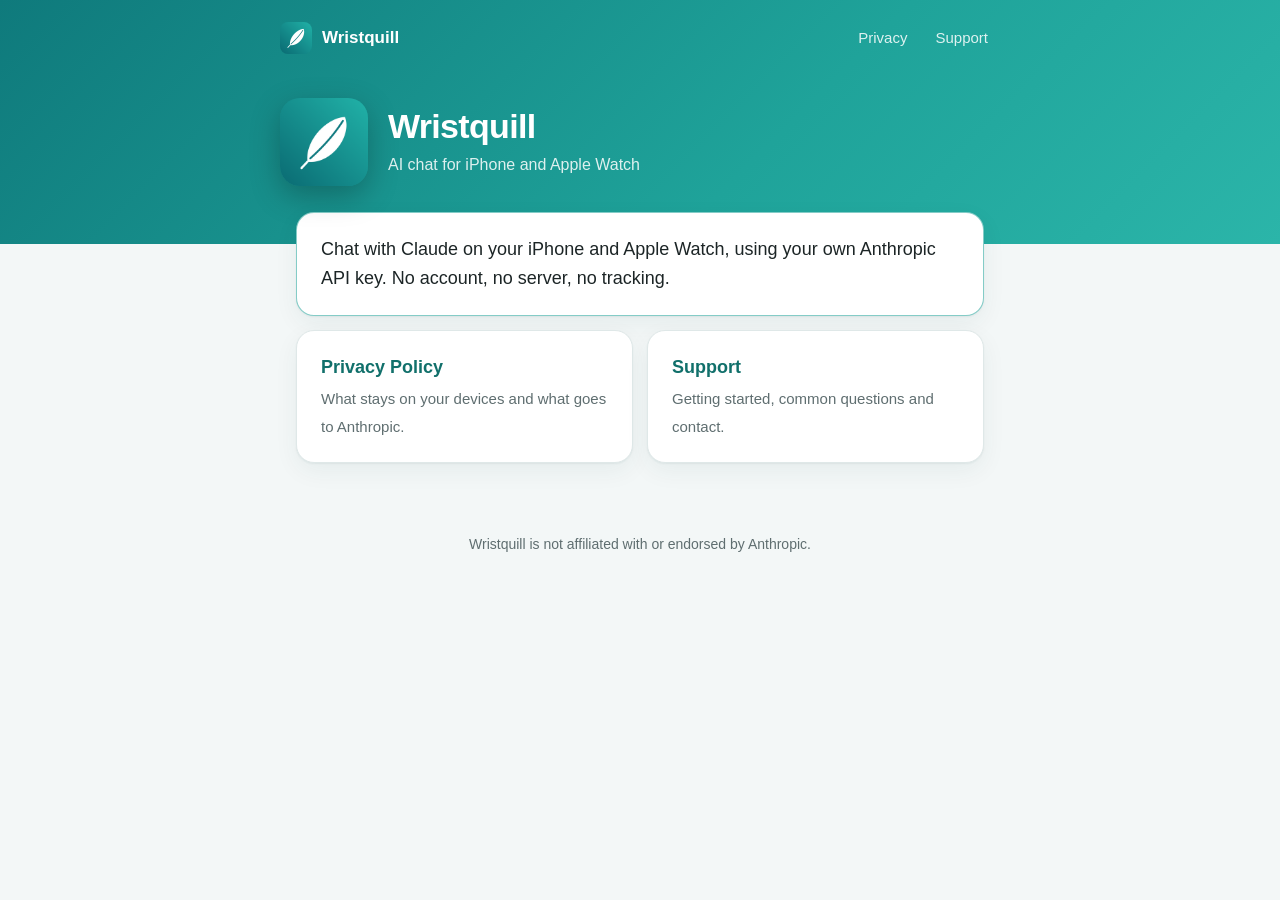
<file: index.html>
<!doctype html>
<html lang="en">
<head>
<meta charset="utf-8">
<meta name="viewport" content="width=device-width, initial-scale=1">
<meta name="color-scheme" content="light dark">
<title>Wristquill</title>
<link rel="icon" type="image/png" href="icon.png">
<link rel="apple-touch-icon" href="apple-touch-icon.png">
<link rel="stylesheet" href="style.css?v=2">
</head>
<body>
<header class="hero">
  <div class="bar">
    <a class="brand" href="index.html"><img src="icon.png" alt=""><span>Wristquill</span></a>
    <nav><a href="privacy.html">Privacy</a><a href="support.html">Support</a></nav>
  </div>
  <div class="hero-body">
    <img src="icon.png" alt="Wristquill app icon">
    <div><h1>Wristquill</h1><p>AI chat for iPhone and Apple Watch</p></div>
  </div>
</header>
<main>
<section class="card lead"><p>Chat with Claude on your iPhone and Apple Watch, using your own Anthropic API key. No account, no server, no tracking.</p></section>
<div class="links">
  <a class="card" href="privacy.html"><strong>Privacy Policy</strong><span class="muted">What stays on your devices and what goes to Anthropic.</span></a>
  <a class="card" href="support.html"><strong>Support</strong><span class="muted">Getting started, common questions and contact.</span></a>
</div>
</main>
<footer>Wristquill is not affiliated with or endorsed by Anthropic.</footer>
</body>
</html>
</file>
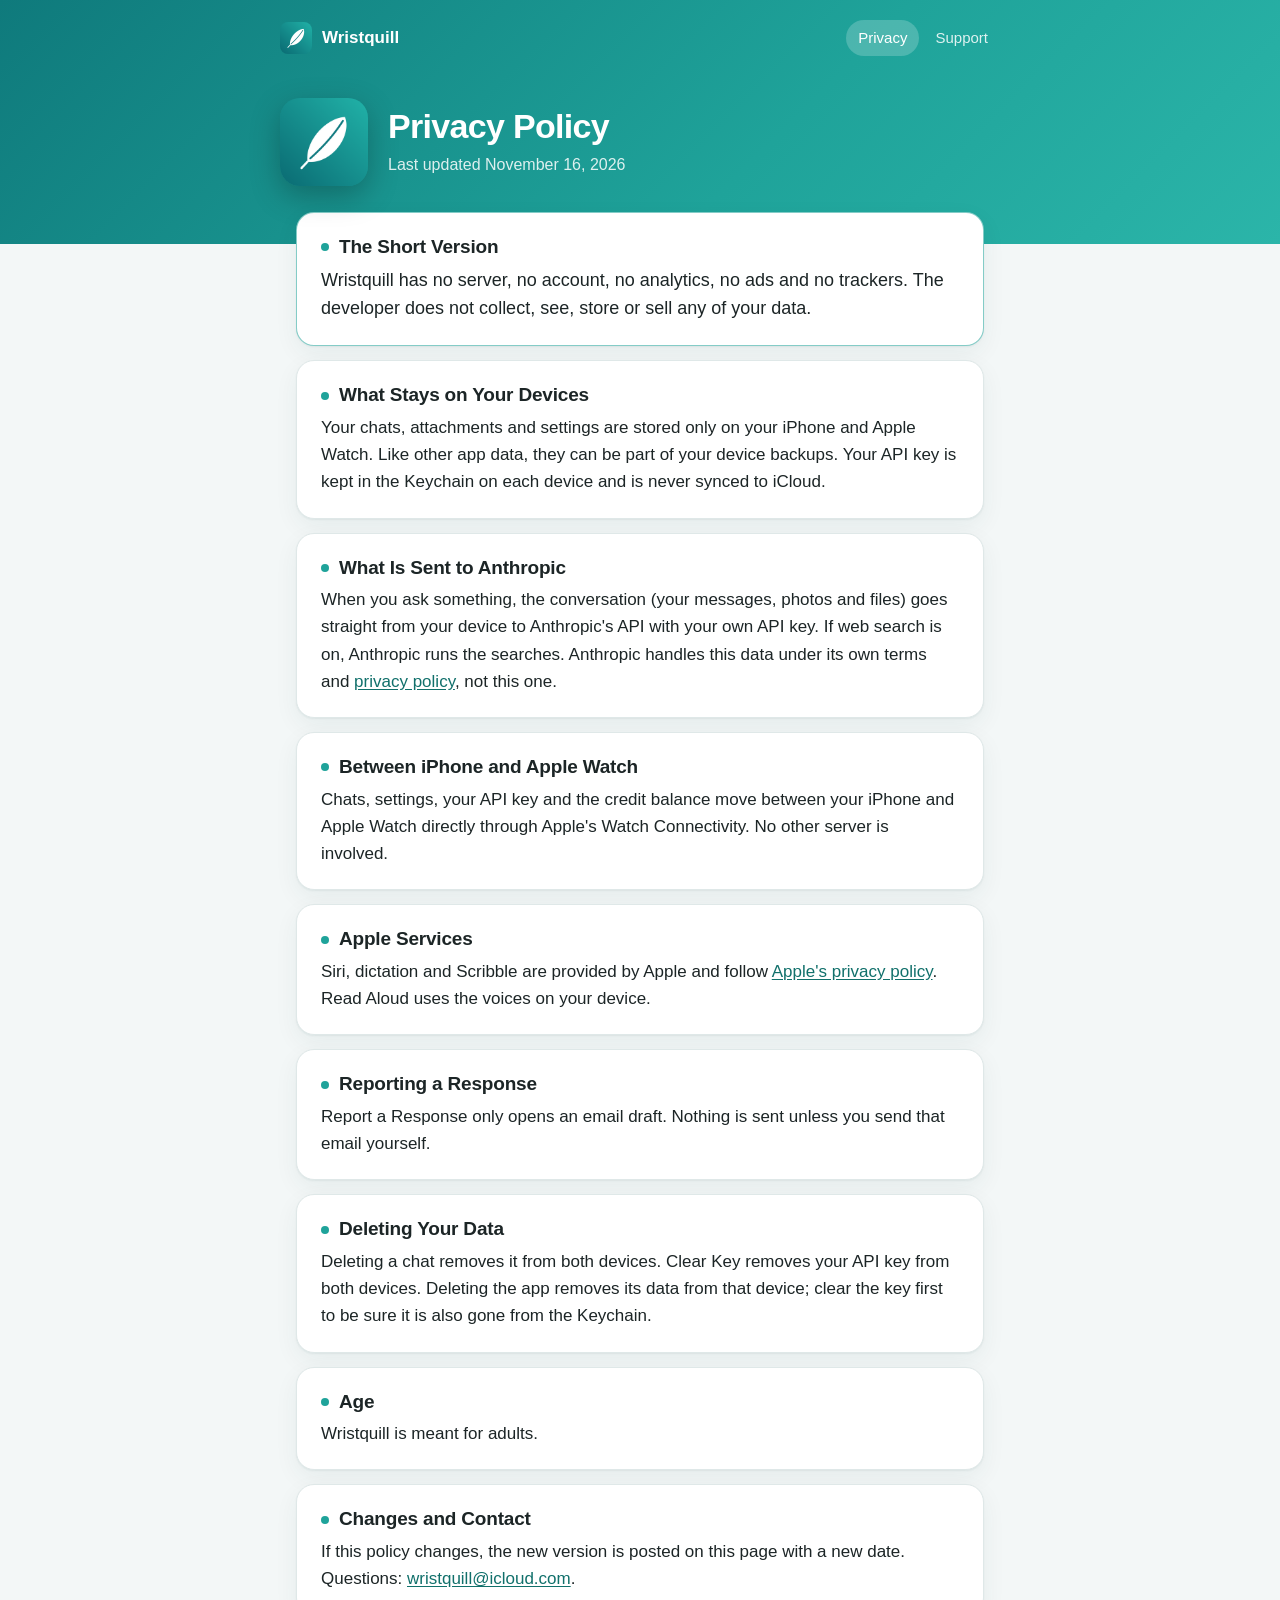
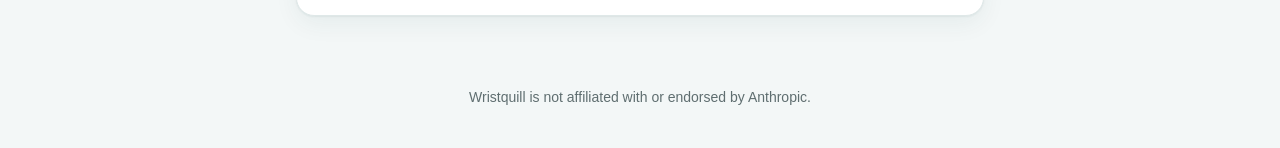
<file: privacy.html>
<!doctype html>
<html lang="en">
<head>
<meta charset="utf-8">
<meta name="viewport" content="width=device-width, initial-scale=1">
<meta name="color-scheme" content="light dark">
<title>Wristquill Privacy Policy</title>
<link rel="icon" type="image/png" href="icon.png">
<link rel="apple-touch-icon" href="apple-touch-icon.png">
<link rel="stylesheet" href="style.css?v=2">
</head>
<body>
<header class="hero">
  <div class="bar">
    <a class="brand" href="index.html"><img src="icon.png" alt=""><span>Wristquill</span></a>
    <nav><a href="privacy.html" aria-current="page">Privacy</a><a href="support.html">Support</a></nav>
  </div>
  <div class="hero-body">
    <img src="icon.png" alt="Wristquill app icon">
    <div><h1>Privacy Policy</h1><p>Last updated November 16, 2026</p></div>
  </div>
</header>
<main>
<section class="card lead">
  <h2>The Short Version</h2>
  <p>Wristquill has no server, no account, no analytics, no ads and no trackers. The developer does not collect, see, store or sell any of your data.</p>
</section>
<section class="card">
  <h2>What Stays on Your Devices</h2>
  <p>Your chats, attachments and settings are stored only on your iPhone and Apple Watch. Like other app data, they can be part of your device backups. Your API key is kept in the Keychain on each device and is never synced to iCloud.</p>
</section>
<section class="card">
  <h2>What Is Sent to Anthropic</h2>
  <p>When you ask something, the conversation (your messages, photos and files) goes straight from your device to Anthropic's API with your own API key. If web search is on, Anthropic runs the searches. Anthropic handles this data under its own terms and <a href="https://www.anthropic.com/legal/privacy">privacy policy</a>, not this one.</p>
</section>
<section class="card">
  <h2>Between iPhone and Apple Watch</h2>
  <p>Chats, settings, your API key and the credit balance move between your iPhone and Apple Watch directly through Apple's Watch Connectivity. No other server is involved.</p>
</section>
<section class="card">
  <h2>Apple Services</h2>
  <p>Siri, dictation and Scribble are provided by Apple and follow <a href="https://www.apple.com/legal/privacy/">Apple's privacy policy</a>. Read Aloud uses the voices on your device.</p>
</section>
<section class="card">
  <h2>Reporting a Response</h2>
  <p>Report a Response only opens an email draft. Nothing is sent unless you send that email yourself.</p>
</section>
<section class="card">
  <h2>Deleting Your Data</h2>
  <p id="delete">Deleting a chat removes it from both devices. Clear Key removes your API key from both devices. Deleting the app removes its data from that device; clear the key first to be sure it is also gone from the Keychain.</p>
</section>
<section class="card">
  <h2>Age</h2>
  <p>Wristquill is meant for adults.</p>
</section>
<section class="card">
  <h2>Changes and Contact</h2>
  <p>If this policy changes, the new version is posted on this page with a new date. Questions: <a href="mailto:wristquill@icloud.com">wristquill@icloud.com</a>.</p>
</section>
</main>
<footer>Wristquill is not affiliated with or endorsed by Anthropic.</footer>
</body>
</html>
</file>
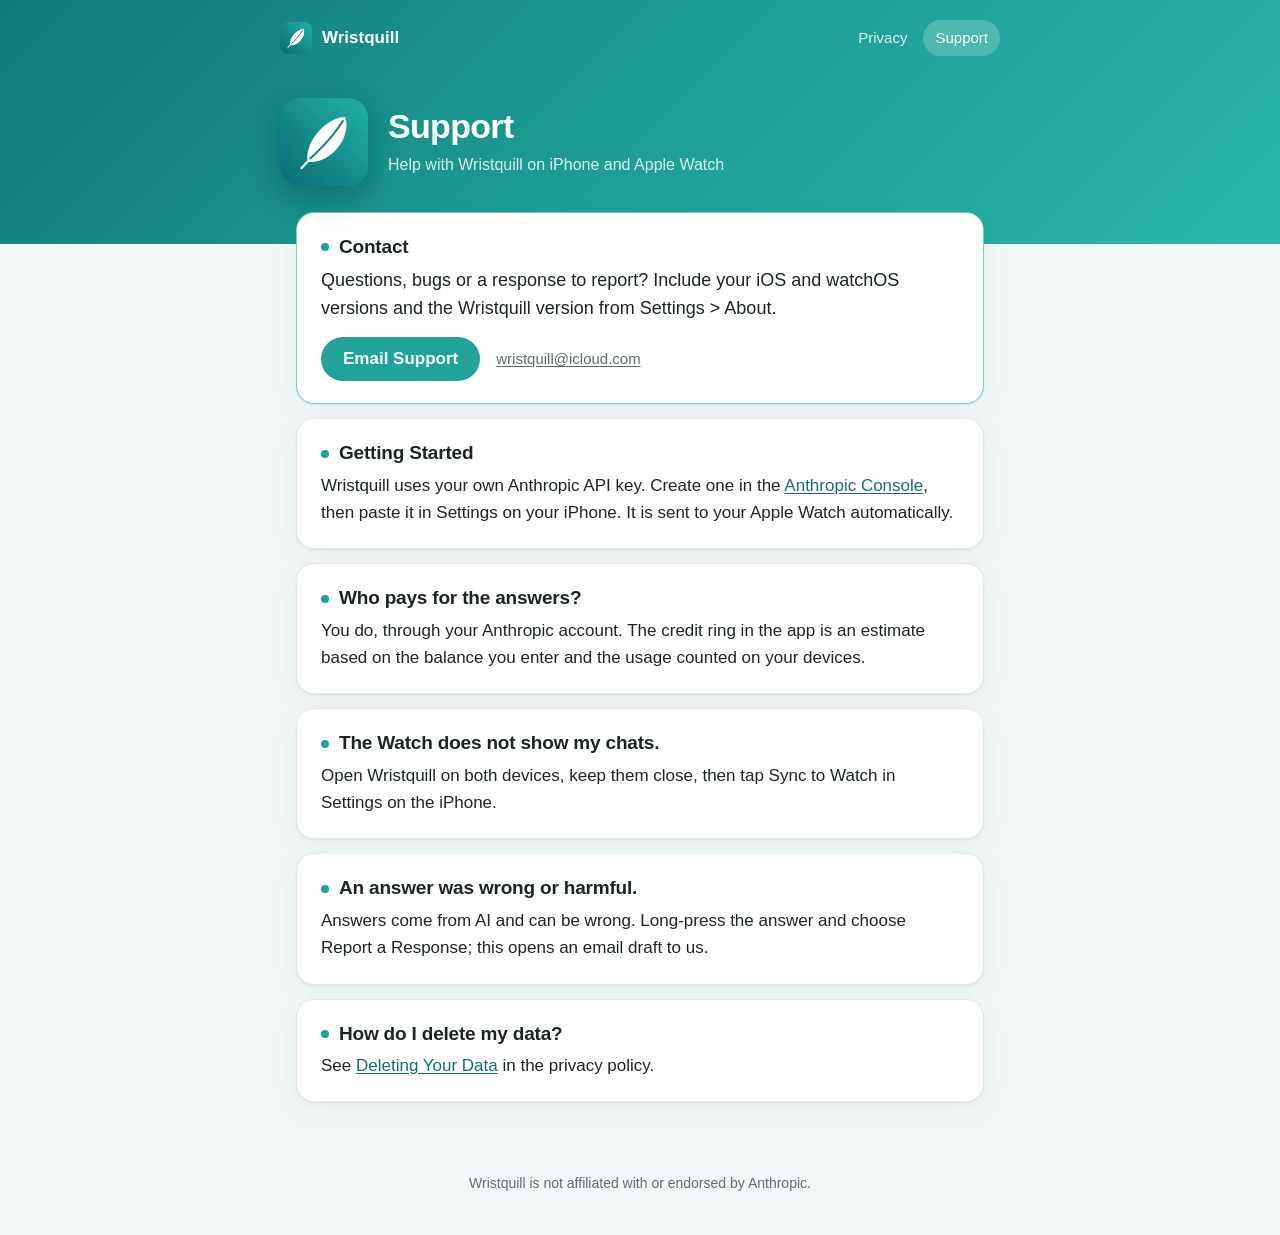
<file: support.html>
<!doctype html>
<html lang="en">
<head>
<meta charset="utf-8">
<meta name="viewport" content="width=device-width, initial-scale=1">
<meta name="color-scheme" content="light dark">
<title>Wristquill Support</title>
<link rel="icon" type="image/png" href="icon.png">
<link rel="apple-touch-icon" href="apple-touch-icon.png">
<link rel="stylesheet" href="style.css?v=2">
</head>
<body>
<header class="hero">
  <div class="bar">
    <a class="brand" href="index.html"><img src="icon.png" alt=""><span>Wristquill</span></a>
    <nav><a href="privacy.html">Privacy</a><a href="support.html" aria-current="page">Support</a></nav>
  </div>
  <div class="hero-body">
    <img src="icon.png" alt="Wristquill app icon">
    <div><h1>Support</h1><p>Help with Wristquill on iPhone and Apple Watch</p></div>
  </div>
</header>
<main>
<section class="card lead contact">
  <h2>Contact</h2>
  <p>Questions, bugs or a response to report? Include your iOS and watchOS versions and the Wristquill version from Settings &gt; About.</p>
  <div class="actions">
    <a class="button" href="mailto:wristquill@icloud.com">Email Support</a>
    <span class="muted"><a href="mailto:wristquill@icloud.com">wristquill@icloud.com</a></span>
  </div>
</section>
<section class="card">
  <h2>Getting Started</h2>
  <p>Wristquill uses your own Anthropic API key. Create one in the <a href="https://console.anthropic.com/">Anthropic Console</a>, then paste it in Settings on your iPhone. It is sent to your Apple Watch automatically.</p>
</section>
<section class="card">
  <h2>Who pays for the answers?</h2>
  <p>You do, through your Anthropic account. The credit ring in the app is an estimate based on the balance you enter and the usage counted on your devices.</p>
</section>
<section class="card">
  <h2>The Watch does not show my chats.</h2>
  <p>Open Wristquill on both devices, keep them close, then tap Sync to Watch in Settings on the iPhone.</p>
</section>
<section class="card">
  <h2>An answer was wrong or harmful.</h2>
  <p>Answers come from AI and can be wrong. Long-press the answer and choose Report a Response; this opens an email draft to us.</p>
</section>
<section class="card">
  <h2>How do I delete my data?</h2>
  <p>See <a href="privacy.html#delete">Deleting Your Data</a> in the privacy policy.</p>
</section>
</main>
<footer>Wristquill is not affiliated with or endorsed by Anthropic.</footer>
</body>
</html>
</file>
<file: style.css>
:root {
  --accent: #1fa39a;
  --accent-deep: #0f7a7c;
  --accent-ink: #11706b;
  --bg: #f3f7f7;
  --card: #ffffff;
  --fg: #1c2526;
  --muted: #5f6e70;
  --rule: #dfe8e8;
  --shadow: 0 1px 2px rgba(16, 60, 62, 0.06), 0 8px 24px rgba(16, 60, 62, 0.06);
}
@media (prefers-color-scheme: dark) {
  :root {
    --accent: #3cc7bc;
    --accent-deep: #0b4f51;
    --accent-ink: #5fd6cc;
    --bg: #0c1213;
    --card: #162021;
    --fg: #e9f1f1;
    --muted: #93a6a7;
    --rule: #243334;
    --shadow: none;
  }
}
* { box-sizing: border-box; }
html { -webkit-text-size-adjust: 100%; }
body {
  margin: 0;
  background: var(--bg);
  color: var(--fg);
  font: 17px/1.6 -apple-system, BlinkMacSystemFont, "SF Pro Text", "Helvetica Neue", Arial, sans-serif;
}
a { color: var(--accent-ink); text-underline-offset: 2px; }

.hero {
  background: linear-gradient(135deg, #0f7a7c 0%, #1fa39a 60%, #2bb5a9 100%);
  color: #ffffff;
  padding: 20px 16px 56px;
}
@media (prefers-color-scheme: dark) {
  .hero { background: linear-gradient(135deg, #083a3c 0%, #0f6f6c 60%, #178a83 100%); }
}
.bar, .hero-body, main { max-width: 720px; margin: 0 auto; }
.bar { display: flex; align-items: center; justify-content: space-between; gap: 12px; }
.brand { display: flex; align-items: center; gap: 10px; color: #fff; text-decoration: none; font-weight: 600; font-size: 17px; }
.brand img { width: 32px; height: 32px; border-radius: 8px; }
.bar nav { display: flex; gap: 4px; }
.bar nav a { color: rgba(255, 255, 255, 0.85); text-decoration: none; font-size: 15px; padding: 6px 12px; border-radius: 999px; }
.bar nav a:hover { background: rgba(255, 255, 255, 0.14); color: #fff; }
.bar nav a[aria-current="page"] { background: rgba(255, 255, 255, 0.2); color: #fff; }
.hero-body { padding-top: 40px; display: flex; align-items: center; gap: 20px; }
/* Same header height on every page: room for the title plus two subtitle lines. */
.hero-body > div { min-height: 92px; display: flex; flex-direction: column; justify-content: center; }
.hero-body img { width: 88px; height: 88px; border-radius: 20px; box-shadow: 0 10px 30px rgba(0, 0, 0, 0.25); flex: none; }
.hero h1 { margin: 0; font-size: 34px; line-height: 1.15; letter-spacing: -0.02em; }
.hero p { margin: 6px 0 0; color: rgba(255, 255, 255, 0.85); font-size: 16px; }

main { padding: 0 16px 48px; margin-top: -32px; }
.card {
  background: var(--card);
  border: 1px solid var(--rule);
  border-radius: 18px;
  box-shadow: var(--shadow);
  padding: 22px 24px;
  margin-bottom: 14px;
}
.card h2 { margin: 0 0 6px; font-size: 19px; line-height: 1.3; letter-spacing: -0.01em; display: flex; align-items: flex-start; gap: 10px; }
/* Centered on the first line, so it stays put when a heading wraps. */
.card h2::before { content: ""; width: 8px; height: 8px; margin-top: calc((1.3em - 8px) / 2); border-radius: 50%; background: var(--accent); flex: none; }
.card p { margin: 0 0 10px; }
.card p:last-child { margin-bottom: 0; }
.lead { border-color: color-mix(in srgb, var(--accent) 55%, transparent); border-width: 1.5px; }
.lead p { font-size: 18px; }
.muted { color: var(--muted); font-size: 15px; }

.contact .actions { display: flex; flex-wrap: wrap; align-items: center; gap: 8px 16px; margin-top: 14px; }
.contact .actions .muted a { color: var(--muted); }
.button {
  display: inline-block; background: var(--accent); color: #fff; text-decoration: none; font-weight: 600;
  padding: 0 22px; min-height: 44px; line-height: 44px; border-radius: 999px;
}
@media (prefers-color-scheme: dark) { .button { color: #062a2b; } }
.button:hover { filter: brightness(1.06); }

.links { display: grid; grid-template-columns: 1fr 1fr; gap: 14px; margin-bottom: 14px; }
.links .card { margin-bottom: 0; }
.links a { display: block; text-decoration: none; color: var(--fg); }
.links a strong { color: var(--accent-ink); display: block; font-size: 18px; margin-bottom: 4px; }

footer { max-width: 720px; margin: 0 auto; padding: 8px 16px 40px; color: var(--muted); font-size: 14px; text-align: center; }

@media (max-width: 520px) {
  .hero-body { gap: 14px; padding-top: 28px; }
  .hero-body img { width: 64px; height: 64px; border-radius: 15px; }
  .hero-body > div { min-height: 90px; }
  .hero h1 { font-size: 28px; }
  .card { padding: 18px 20px; }
  .contact .actions .button, .contact .actions .muted { flex: 1 1 100%; text-align: center; }
  .links { grid-template-columns: 1fr; }
  .brand span { display: none; }
}
</file>
